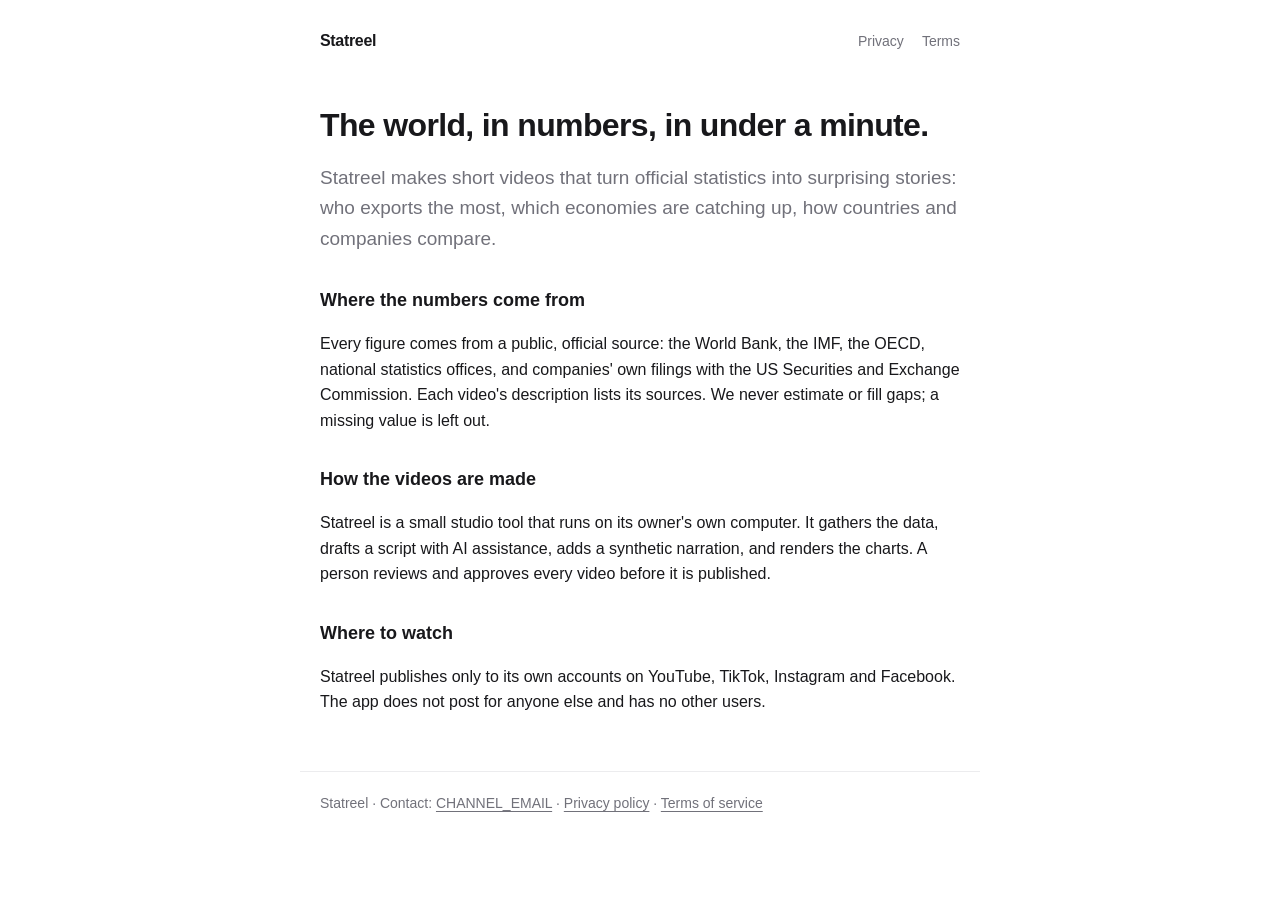
<file: index.html>
<!doctype html>
<html lang="en">
  <head>
    <meta charset="utf-8" />
    <meta name="viewport" content="width=device-width, initial-scale=1" />
    <title>Statreel</title>
    <meta name="description" content="Short videos that turn official statistics into surprising stories." />
    <link rel="stylesheet" href="style.css" />
    <link rel="icon" href="favicon.png" />
  </head>
  <body>
    <header>
      <a class="wordmark" href="./">Statreel</a>
      <nav><a href="privacy.html">Privacy</a><a href="terms.html">Terms</a></nav>
    </header>
    <main>
      <h1>The world, in numbers, in under a minute.</h1>
      <p class="lede">Statreel makes short videos that turn official statistics into surprising stories: who exports the most, which economies are catching up, how countries and companies compare.</p>

      <h2>Where the numbers come from</h2>
      <p>Every figure comes from a public, official source: the World Bank, the IMF, the OECD, national statistics offices, and companies' own filings with the US Securities and Exchange Commission. Each video's description lists its sources. We never estimate or fill gaps; a missing value is left out.</p>

      <h2>How the videos are made</h2>
      <p>Statreel is a small studio tool that runs on its owner's own computer. It gathers the data, drafts a script with AI assistance, adds a synthetic narration, and renders the charts. A person reviews and approves every video before it is published.</p>

      <h2>Where to watch</h2>
      <p>Statreel publishes only to its own accounts on YouTube, TikTok, Instagram and Facebook. The app does not post for anyone else and has no other users.</p>
    </main>
    <footer>
      Statreel · Contact: <a href="mailto:CHANNEL_EMAIL">CHANNEL_EMAIL</a> · <a href="privacy.html">Privacy policy</a> · <a href="terms.html">Terms of service</a>
    </footer>
  </body>
</html>
</file>
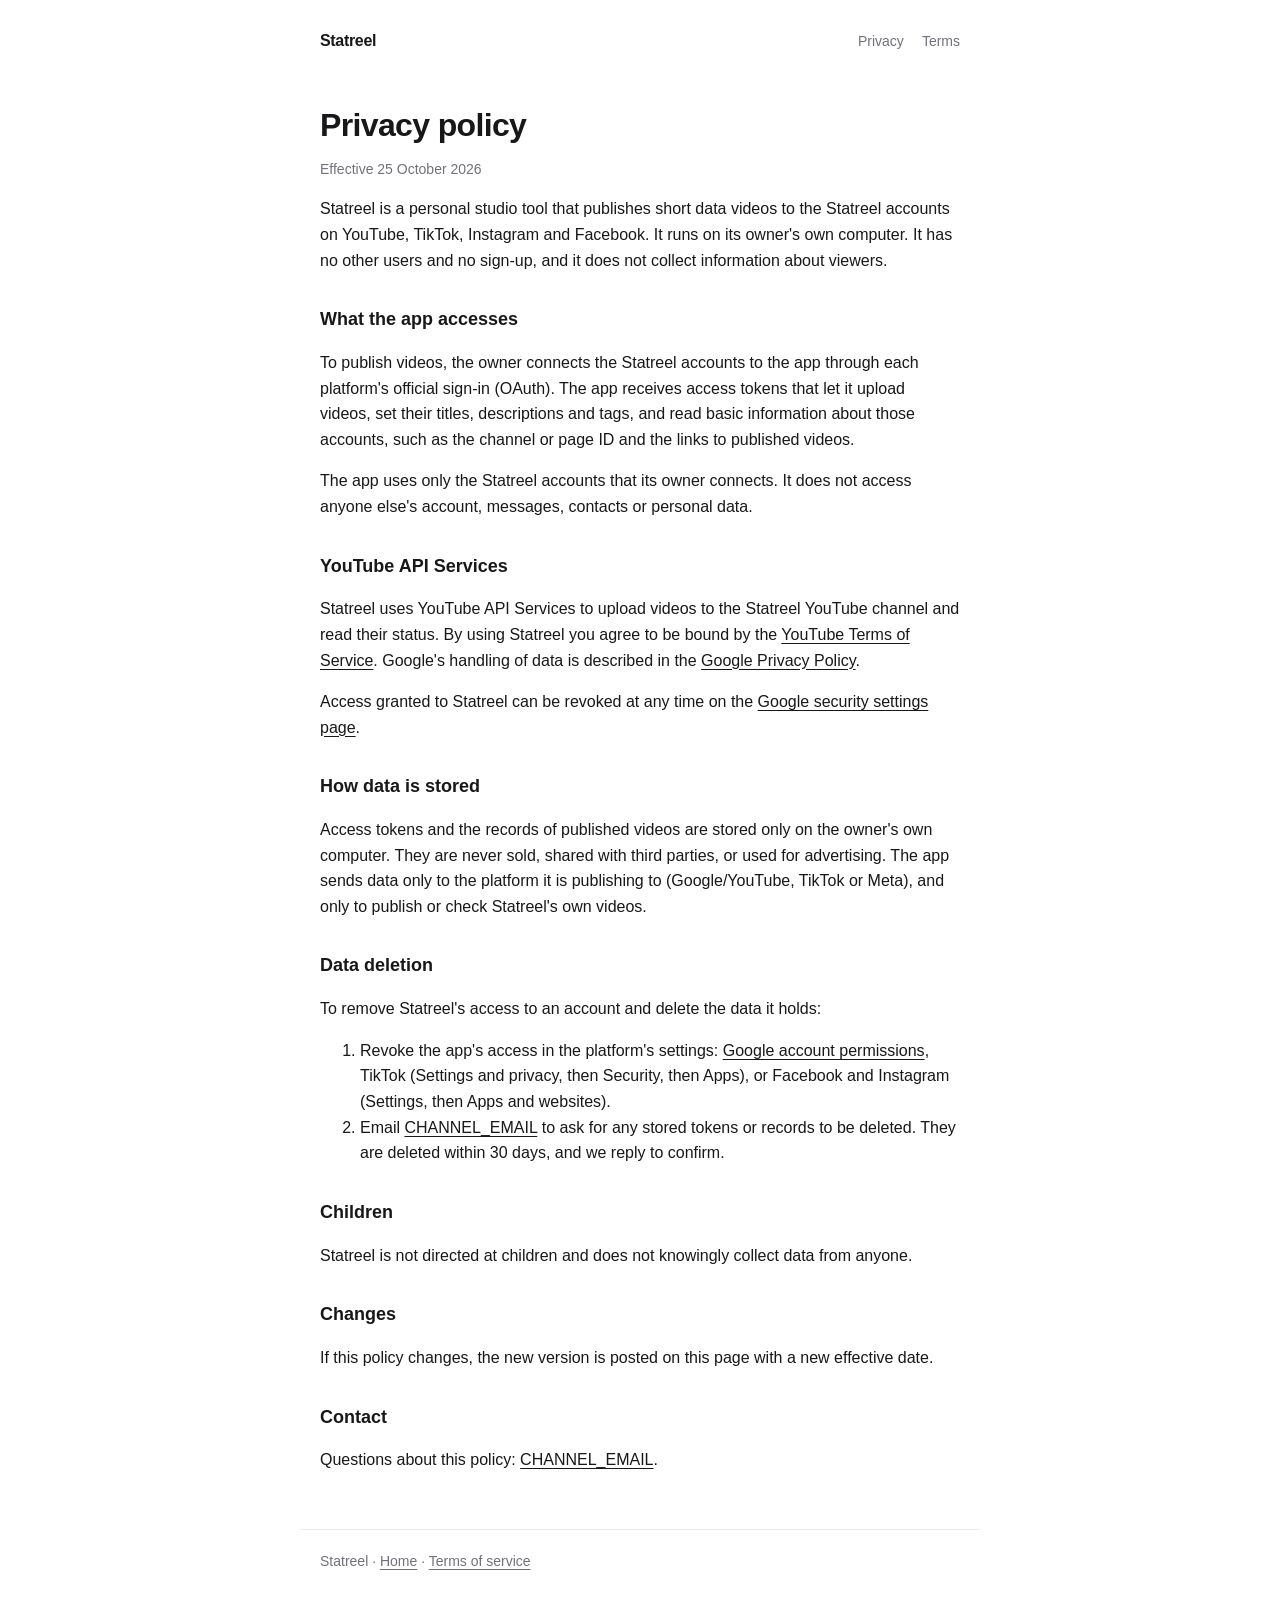
<file: privacy.html>
<!doctype html>
<html lang="en">
  <head>
    <meta charset="utf-8" />
    <meta name="viewport" content="width=device-width, initial-scale=1" />
    <title>Privacy policy · Statreel</title>
    <link rel="stylesheet" href="style.css" />
    <link rel="icon" href="favicon.png" />
  </head>
  <body>
    <header>
      <a class="wordmark" href="./">Statreel</a>
      <nav><a href="privacy.html">Privacy</a><a href="terms.html">Terms</a></nav>
    </header>
    <main>
      <h1>Privacy policy</h1>
      <p class="updated">Effective 25 October 2026</p>

      <p>Statreel is a personal studio tool that publishes short data videos to the Statreel accounts on YouTube, TikTok, Instagram and Facebook. It runs on its owner's own computer. It has no other users and no sign-up, and it does not collect information about viewers.</p>

      <h2>What the app accesses</h2>
      <p>To publish videos, the owner connects the Statreel accounts to the app through each platform's official sign-in (OAuth). The app receives access tokens that let it upload videos, set their titles, descriptions and tags, and read basic information about those accounts, such as the channel or page ID and the links to published videos.</p>
      <p>The app uses only the Statreel accounts that its owner connects. It does not access anyone else's account, messages, contacts or personal data.</p>

      <h2>YouTube API Services</h2>
      <p>Statreel uses YouTube API Services to upload videos to the Statreel YouTube channel and read their status. By using Statreel you agree to be bound by the <a href="https://www.youtube.com/t/terms">YouTube Terms of Service</a>. Google's handling of data is described in the <a href="https://policies.google.com/privacy">Google Privacy Policy</a>.</p>
      <p>Access granted to Statreel can be revoked at any time on the <a href="https://myaccount.google.com/permissions">Google security settings page</a>.</p>

      <h2>How data is stored</h2>
      <p>Access tokens and the records of published videos are stored only on the owner's own computer. They are never sold, shared with third parties, or used for advertising. The app sends data only to the platform it is publishing to (Google/YouTube, TikTok or Meta), and only to publish or check Statreel's own videos.</p>

      <h2>Data deletion</h2>
      <p id="data-deletion">To remove Statreel's access to an account and delete the data it holds:</p>
      <ol>
        <li>Revoke the app's access in the platform's settings: <a href="https://myaccount.google.com/permissions">Google account permissions</a>, TikTok (Settings and privacy, then Security, then Apps), or Facebook and Instagram (Settings, then Apps and websites).</li>
        <li>Email <a href="mailto:CHANNEL_EMAIL">CHANNEL_EMAIL</a> to ask for any stored tokens or records to be deleted. They are deleted within 30 days, and we reply to confirm.</li>
      </ol>

      <h2>Children</h2>
      <p>Statreel is not directed at children and does not knowingly collect data from anyone.</p>

      <h2>Changes</h2>
      <p>If this policy changes, the new version is posted on this page with a new effective date.</p>

      <h2>Contact</h2>
      <p>Questions about this policy: <a href="mailto:CHANNEL_EMAIL">CHANNEL_EMAIL</a>.</p>
    </main>
    <footer>
      Statreel · <a href="./">Home</a> · <a href="terms.html">Terms of service</a>
    </footer>
  </body>
</html>
</file>
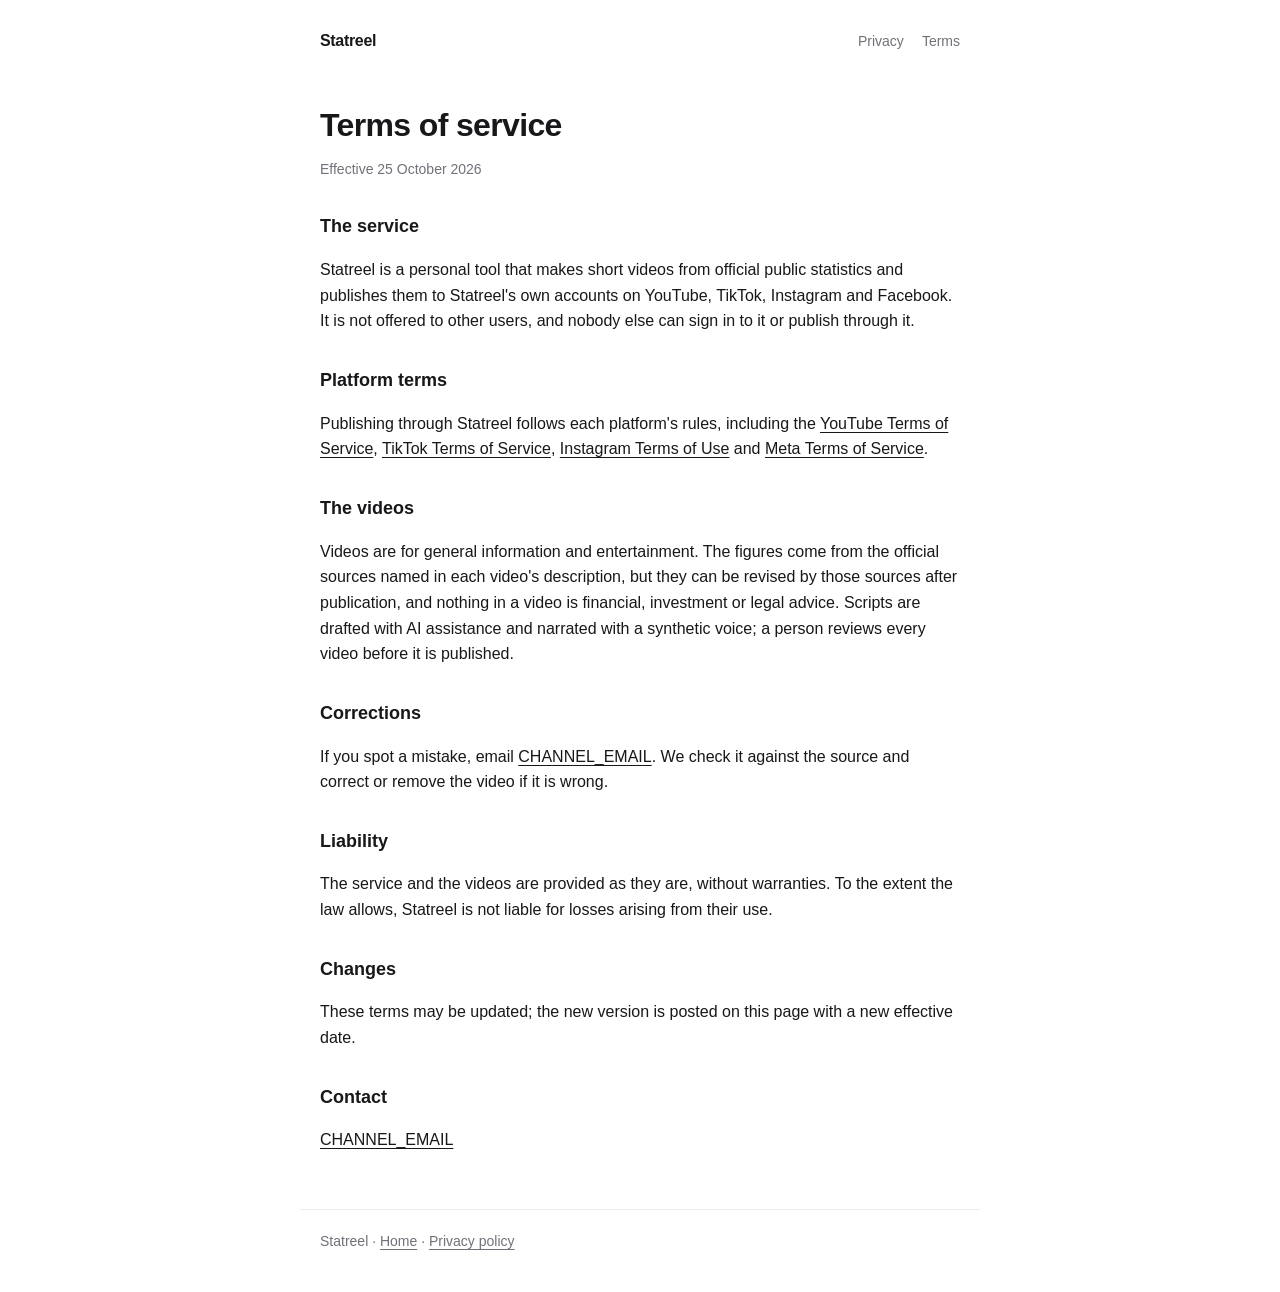
<file: terms.html>
<!doctype html>
<html lang="en">
  <head>
    <meta charset="utf-8" />
    <meta name="viewport" content="width=device-width, initial-scale=1" />
    <title>Terms of service · Statreel</title>
    <link rel="stylesheet" href="style.css" />
    <link rel="icon" href="favicon.png" />
  </head>
  <body>
    <header>
      <a class="wordmark" href="./">Statreel</a>
      <nav><a href="privacy.html">Privacy</a><a href="terms.html">Terms</a></nav>
    </header>
    <main>
      <h1>Terms of service</h1>
      <p class="updated">Effective 25 October 2026</p>

      <h2>The service</h2>
      <p>Statreel is a personal tool that makes short videos from official public statistics and publishes them to Statreel's own accounts on YouTube, TikTok, Instagram and Facebook. It is not offered to other users, and nobody else can sign in to it or publish through it.</p>

      <h2>Platform terms</h2>
      <p>Publishing through Statreel follows each platform's rules, including the <a href="https://www.youtube.com/t/terms">YouTube Terms of Service</a>, <a href="https://www.tiktok.com/legal/page/global/terms-of-service/en">TikTok Terms of Service</a>, <a href="https://help.instagram.com/581066165581870">Instagram Terms of Use</a> and <a href="https://www.facebook.com/terms">Meta Terms of Service</a>.</p>

      <h2>The videos</h2>
      <p>Videos are for general information and entertainment. The figures come from the official sources named in each video's description, but they can be revised by those sources after publication, and nothing in a video is financial, investment or legal advice. Scripts are drafted with AI assistance and narrated with a synthetic voice; a person reviews every video before it is published.</p>

      <h2>Corrections</h2>
      <p>If you spot a mistake, email <a href="mailto:CHANNEL_EMAIL">CHANNEL_EMAIL</a>. We check it against the source and correct or remove the video if it is wrong.</p>

      <h2>Liability</h2>
      <p>The service and the videos are provided as they are, without warranties. To the extent the law allows, Statreel is not liable for losses arising from their use.</p>

      <h2>Changes</h2>
      <p>These terms may be updated; the new version is posted on this page with a new effective date.</p>

      <h2>Contact</h2>
      <p><a href="mailto:CHANNEL_EMAIL">CHANNEL_EMAIL</a></p>
    </main>
    <footer>
      Statreel · <a href="./">Home</a> · <a href="privacy.html">Privacy policy</a>
    </footer>
  </body>
</html>
</file>
<file: style.css>
:root {
  --bg: #fff;
  --text: #18181b;
  --muted: #71717a;
  --line: #ececee;
}

@media (prefers-color-scheme: dark) {
  :root {
    --bg: #111113;
    --text: #ededef;
    --muted: #a1a1aa;
    --line: #27272a;
  }
}

* {
  box-sizing: border-box;
}

body {
  margin: 0;
  background: var(--bg);
  color: var(--text);
  font: 16px/1.6 -apple-system, BlinkMacSystemFont, 'Segoe UI', Roboto, Helvetica, Arial, sans-serif;
}

main,
header,
footer {
  max-width: 680px;
  margin: 0 auto;
  padding: 0 20px;
}

header {
  display: flex;
  justify-content: space-between;
  align-items: baseline;
  padding-top: 28px;
  padding-bottom: 28px;
}

header a {
  color: inherit;
  text-decoration: none;
}

.wordmark {
  font-weight: 700;
  letter-spacing: -0.02em;
}

nav a {
  margin-left: 18px;
  color: var(--muted);
  font-size: 14px;
}

h1 {
  font-size: 32px;
  line-height: 1.2;
  letter-spacing: -0.02em;
  margin: 24px 0 8px;
}

h2 {
  font-size: 18px;
  margin: 32px 0 6px;
}

p,
li {
  color: var(--text);
}

.lede {
  font-size: 19px;
  color: var(--muted);
}

.updated {
  color: var(--muted);
  font-size: 14px;
}

a {
  color: inherit;
  text-underline-offset: 3px;
}

footer {
  margin-top: 56px;
  padding-top: 20px;
  padding-bottom: 40px;
  border-top: 1px solid var(--line);
  color: var(--muted);
  font-size: 14px;
}
</file>
